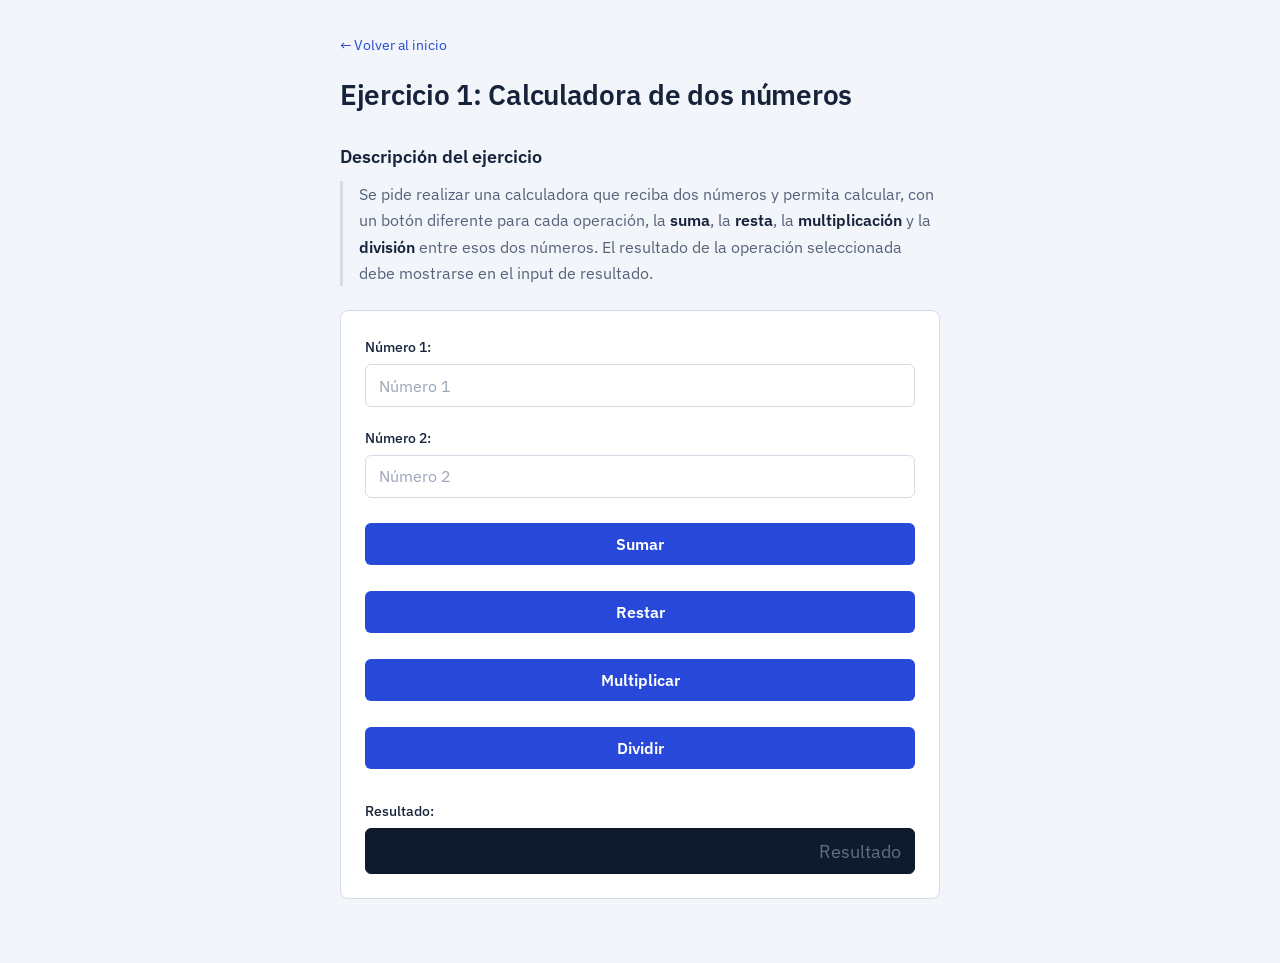
<file: calculadora.html>
<!DOCTYPE html>
<html lang="es">
<head>
  <meta charset="UTF-8">
  <meta name="viewport" content="width=device-width, initial-scale=1.0">
  <title>Ejercicio 1: Calculadora</title>

<link rel="stylesheet" href="css/style.css">
</head>
<body>

  <a href="index.html">&larr; Volver al inicio</a>

  <h1>Ejercicio 1: Calculadora de dos números</h1>

  <h2>Descripción del ejercicio</h2>
  <p>
    Se pide realizar una calculadora que reciba dos números y permita calcular,
    con un botón diferente para cada operación, la <strong>suma</strong>, la
    <strong>resta</strong>, la <strong>multiplicación</strong> y la
    <strong>división</strong> entre esos dos números. El resultado de la
    operación seleccionada debe mostrarse en el input de resultado.
  </p>

  <!--
    Instrucciones:
    1. Los inputs de este formulario no tienen id ni name: debes acceder a ellos
       desde tu JS usando el DOM (por ejemplo querySelectorAll('input') y la
       posición de cada campo, o recorriendo el formulario).
    2. Agrega el atributo onclick a cada botón, apuntando a una función distinta
       de tu JS (sumar, restar, multiplicar, dividir).
    3. Valida en tu JS qué pasa si se intenta dividir por cero.
    4. Crea y vincula tu propio CSS y tu propio JS.
  -->

  <form>
    <label for="num1">Número 1:</label>
    <input type="number" id="num1" placeholder="Número 1">

    <label for="num2">Número 2:</label>
    <input type="number" id="num2" placeholder="Número 2">

    <button type="button" onclick="sumar()">Sumar</button>
    <button type="button" onclick="restar()">Restar</button>
    <button type="button" onclick="multi()">Multiplicar</button>
    <button type="button" onclick="divi()">Dividir</button>

    <label for="resultado1">Resultado:</label>
    <input type="text" id="resultado1" placeholder="Resultado" readonly>
  </form>

<script src="js/calculadora.js"></script>
</body>
</html>
</file>
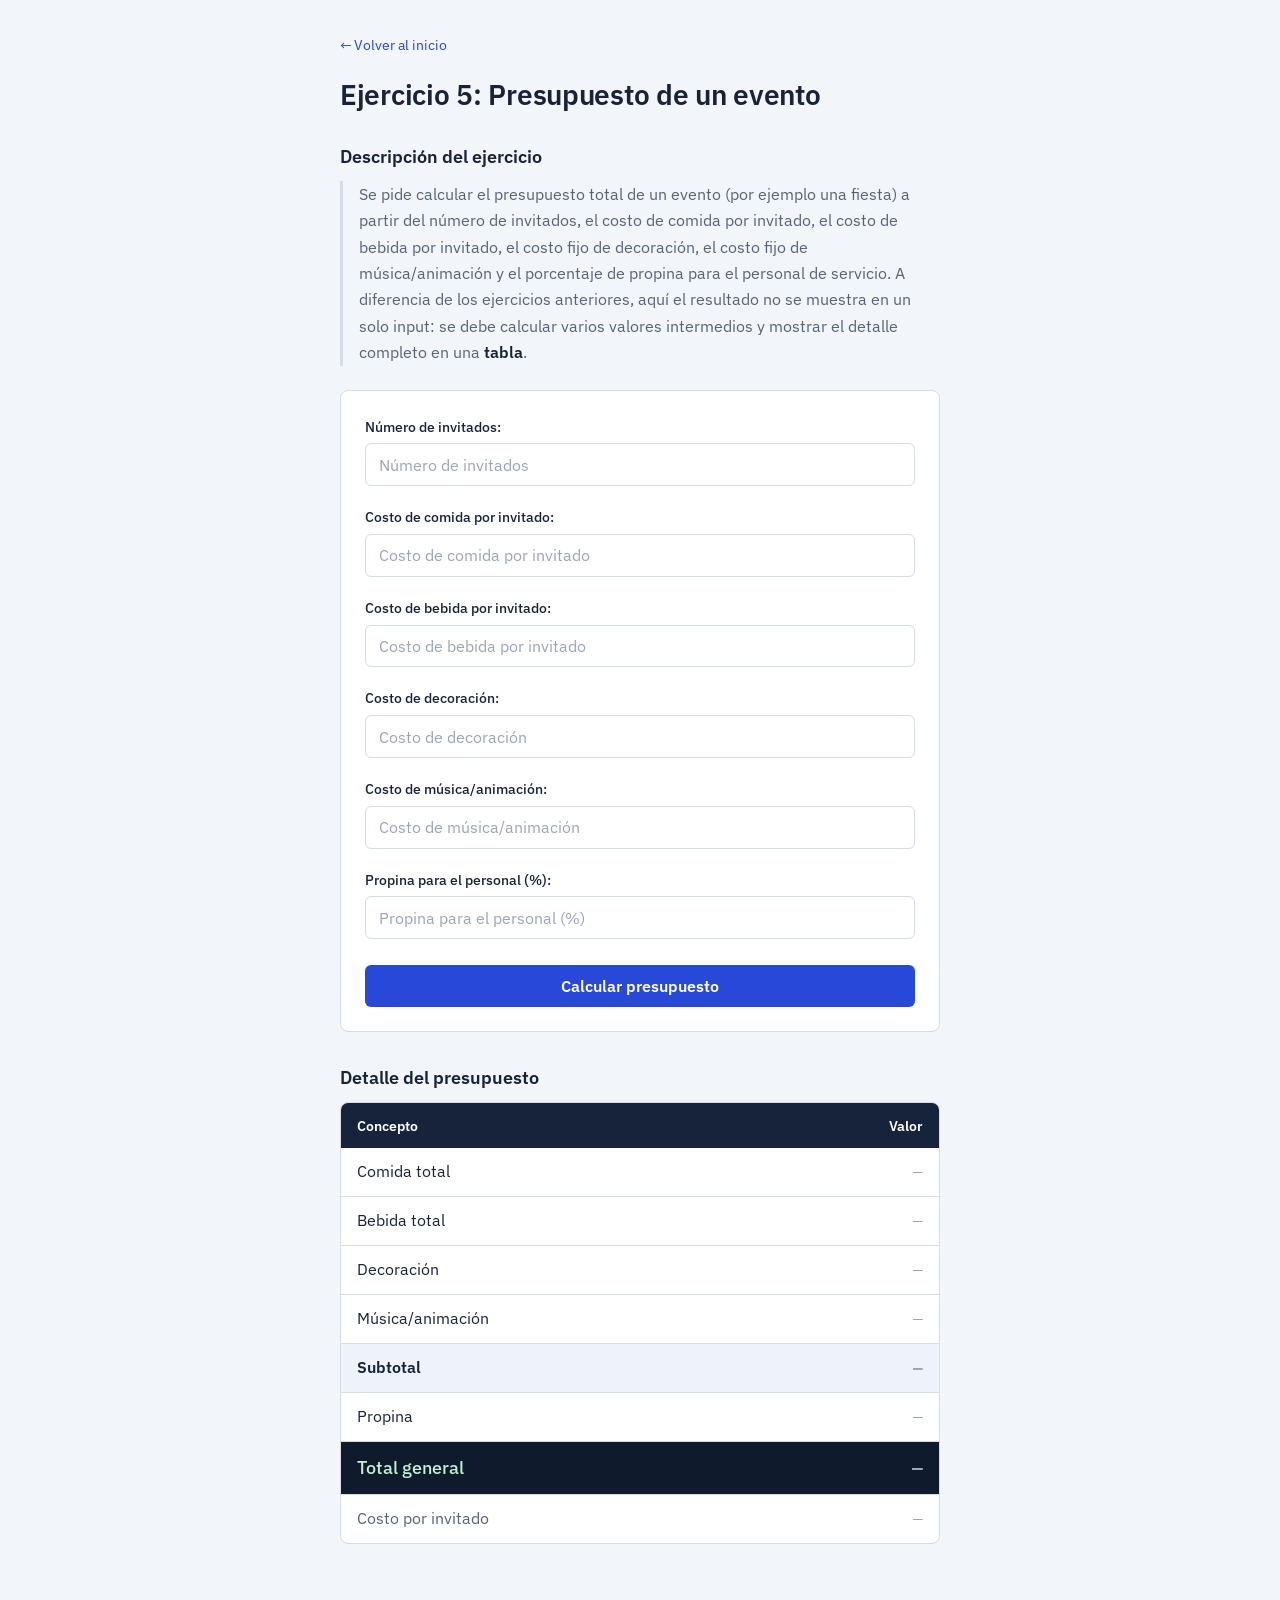
<file: otra.html>
<!DOCTYPE html>
<html lang="es">
<head>
  <meta charset="UTF-8">
  <meta name="viewport" content="width=device-width, initial-scale=1.0">
  <title>Ejercicio 5: Presupuesto de un evento</title>

<link rel="stylesheet" href="css/style.css">

</head>
<body>

  <a href="index.html">&larr; Volver al inicio</a>

  <h1>Ejercicio 5: Presupuesto de un evento</h1>

  <h2>Descripción del ejercicio</h2>
  <p>
    Se pide calcular el presupuesto total de un evento (por ejemplo una
    fiesta) a partir del número de invitados, el costo de comida por
    invitado, el costo de bebida por invitado, el costo fijo de decoración,
    el costo fijo de música/animación y el porcentaje de propina para el
    personal de servicio. A diferencia de los ejercicios anteriores, aquí
    el resultado no se muestra en un solo input: se debe calcular varios
    valores intermedios y mostrar el detalle completo en una
    <strong>tabla</strong>.
  </p>

  <!--
    Instrucciones:
    1. Los inputs no tienen id ni name: accede a ellos desde tu JS
       recorriendo el DOM del formulario.
    2. Agrega el atributo onclick al botón "Calcular presupuesto",
       apuntando a una función de tu JS.
    3. En tu JS debes calcular, usando variables, al menos:
       - comida total = invitados * costo de comida por invitado
       - bebida total = invitados * costo de bebida por invitado
       - subtotal = comida total + bebida total + decoración + música
       - propina = subtotal * (porcentaje de propina / 100)
       - total general = subtotal + propina
       - costo por invitado = total general / invitados
    4. Las celdas de la columna "Valor" de la tabla tampoco tienen id ni
       name: accede a ellas recorriendo las filas de la tabla
       (querySelectorAll('tbody tr'), children, etc.) y escribe ahí cada
       resultado.
    5. Valida qué pasa si el número de invitados es 0 o está vacío.
    6. Todos los valores de la tabla son dinero: antes de escribirlos en la
       celda, fórmatealos con toLocaleString() (por ejemplo:
       totalGeneral.toLocaleString('es-CO')).
    7. Crea y vincula tu propio CSS y tu propio JS.
  -->

  <form>
    <label for="numero-inv">Número de invitados:</label>
    <input type="number" placeholder="Número de invitados" id="numero-inv">

    <label for="cost-comida">Costo de comida por invitado:</label>
    <input type="number" placeholder="Costo de comida por invitado" id="cost-comida">

    <label for="cost-bebida">Costo de bebida por invitado:</label>
    <input type="number" placeholder="Costo de bebida por invitado" id="cost-bebida">

    <label for="cost-decor">Costo de decoración:</label>
    <input type="number" placeholder="Costo de decoración" id="cost-decor">

    <label for="cost-musica">Costo de música/animación:</label>
    <input type="number" placeholder="Costo de música/animación" id="cost-musica">

    <label for="propina-porc">Propina para el personal (%):</label>
    <input type="number" placeholder="Propina para el personal (%)" id="propina-porc">

    <button type="button" onclick="calcularPresupuesto()">Calcular presupuesto</button>
  </form>

  <h2>Detalle del presupuesto</h2>
  <table border="1">
    <thead>
      <tr>
        <th>Concepto</th>
        <th>Valor</th>
      </tr>
    </thead>
    <tbody>
      <tr>
        <td>Comida total</td>
        <td id="comida-total-s"></td>
      </tr>
      <tr>
        <td>Bebida total</td>
        <td id="bebida-total-s"></td>
      </tr>
      <tr>
        <td>Decoración</td>
        <td id="decoracion"></td>
      </tr>
      <tr>
        <td>Música/animación</td>
        <td id="musica"></td>
      </tr>
      <tr>
        <td>Subtotal</td>
        <td id="subtotal"></td>
      </tr>
      <tr>
        <td>Propina</td>
        <td id="propina"></td>
      </tr>
      <tr>
        <td>Total general</td>
        <td id="total-general"></td>
      </tr>
      <tr>
        <td>Costo por invitado</td>
        <td id="costo-inv"></td>
      </tr>
    </tbody>
  </table>

<script src="js/otra.js"></script>

</body>
</html>
</file>
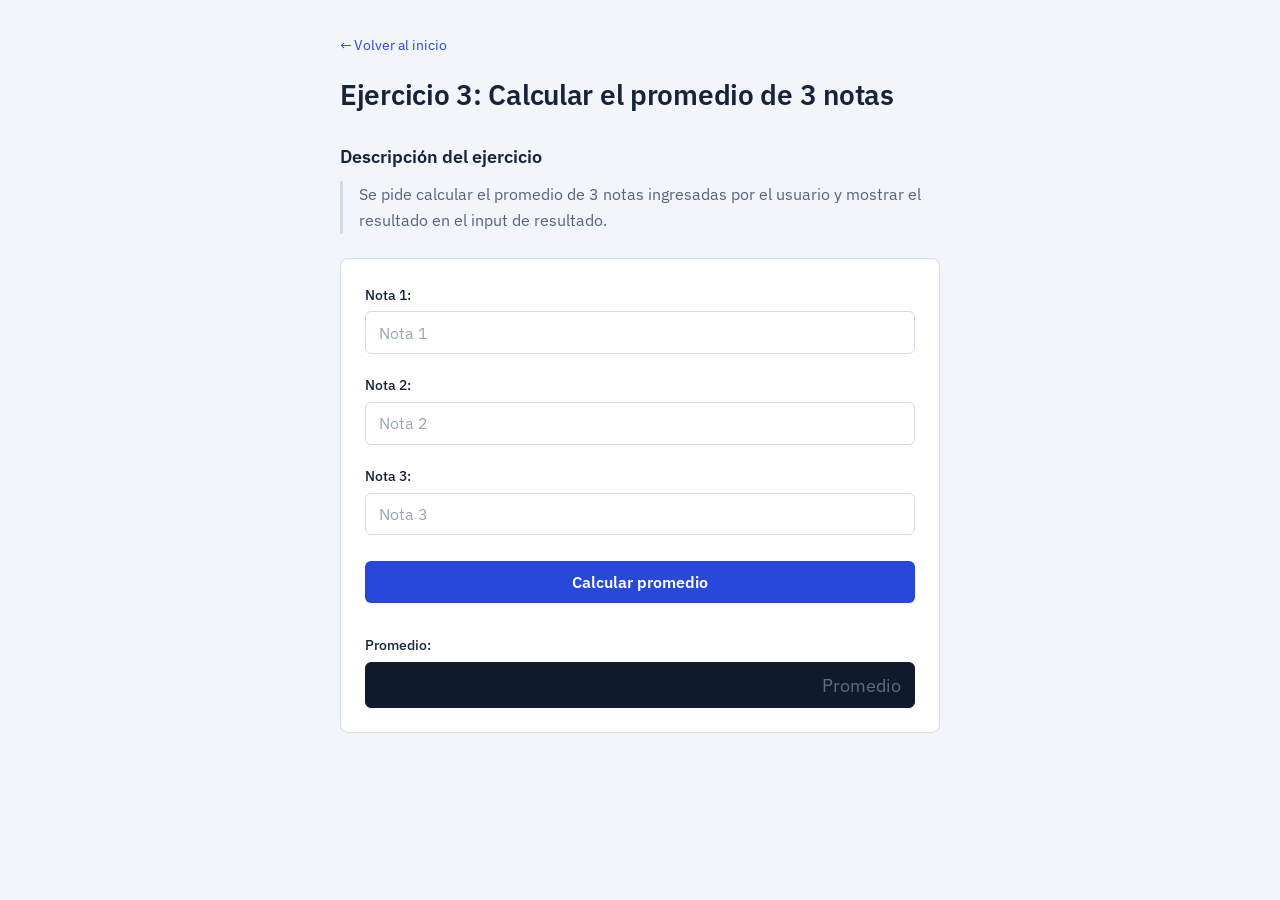
<file: promedio.html>
<!DOCTYPE html>
<html lang="es">
<head>
  <meta charset="UTF-8">
  <meta name="viewport" content="width=device-width, initial-scale=1.0">
  <title>Ejercicio 3: Promedio de notas</title>

<link rel="stylesheet" href="css/style.css">

</head>
<body>

  <a href="index.html">&larr; Volver al inicio</a>

  <h1>Ejercicio 3: Calcular el promedio de 3 notas</h1>

  <h2>Descripción del ejercicio</h2>
  <p>
    Se pide calcular el promedio de 3 notas ingresadas por el usuario y
    mostrar el resultado en el input de resultado.
  </p>

  <!--
    Instrucciones:
    1. Los inputs no tienen id ni name: accede a ellos desde tu JS recorriendo
       el DOM del formulario.
    2. Agrega el atributo onclick al botón "Calcular promedio", apuntando a
       una función de tu JS.
    3. Opcional: valida que las notas estén en un rango válido (por ejemplo
       entre 0 y 5, o entre 0 y 10, según el sistema que uses).
    4. El promedio es un campo de promedio: antes de mostrarlo, fórmatealo
       con toFixed(2) para que quede con dos decimales.
    5. Crea y vincula tu propio CSS y tu propio JS.
  -->

  <form>
    <label for="nota1">Nota 1:</label>
    <input id="nota1" type="number" step="0.1" placeholder="Nota 1">

    <label for="nota2">Nota 2:</label>
    <input id="nota2" type="number" step="0.1" placeholder="Nota 2">

    <label for="nota3">Nota 3:</label>
    <input id="nota3" type="number" step="0.1" placeholder="Nota 3">

    <button onclick="calcular()" type="button">Calcular promedio</button>

    <label for="promedio">Promedio:</label>
    <input id="promedio" type="text" placeholder="Promedio" readonly>
  </form>


<script src="js/promedio.js"></script>


</body>
</html>
</file>
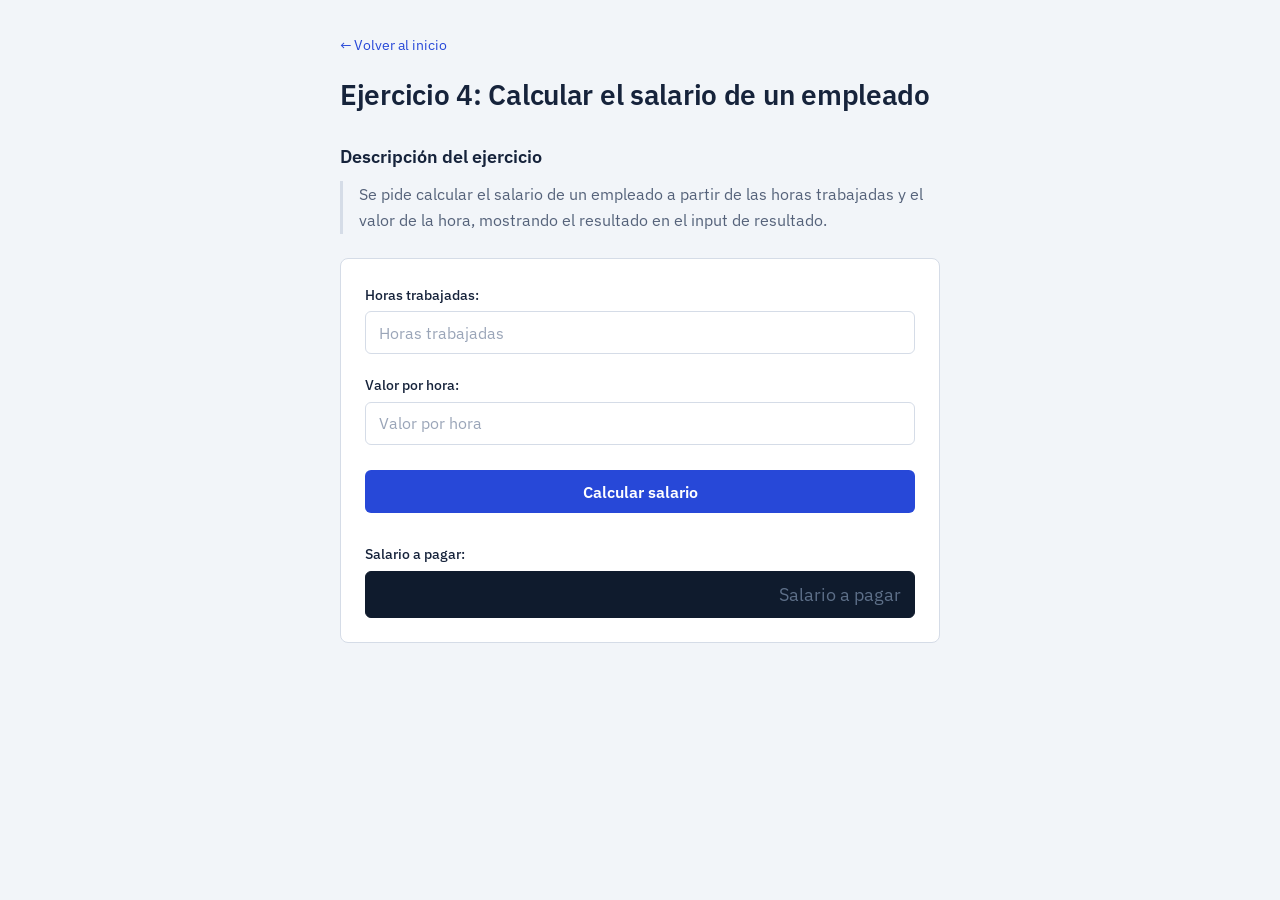
<file: salario.html>
<!DOCTYPE html>
<html lang="es">

<head>
  <meta charset="UTF-8">
  <meta name="viewport" content="width=device-width, initial-scale=1.0">
  <title>Ejercicio 4: Salario de empleado</title>

  <link rel="stylesheet" href="css/style.css">

</head>

<body>

  <a href="index.html">&larr; Volver al inicio</a>

  <h1>Ejercicio 4: Calcular el salario de un empleado</h1>

  <h2>Descripción del ejercicio</h2>
  <p>
    Se pide calcular el salario de un empleado a partir de las horas
    trabajadas y el valor de la hora, mostrando el resultado en el input
    de resultado.
  </p>

  <!--
    Instrucciones:
    1. Los inputs no tienen id ni name: accede a ellos desde tu JS recorriendo
       el DOM del formulario.
    2. Agrega el atributo onclick al botón "Calcular salario", apuntando a
       una función de tu JS.
    3. Opcional: agrega una regla propia, por ejemplo recargo por horas extra
       si se trabajan más de 8 horas al día.
    4. El salario a pagar es un valor en dinero: antes de mostrarlo,
       fórmatealo con toLocaleString() (por ejemplo:
       salario.toLocaleString('es-CO')).
    5. Crea y vincula tu propio CSS y tu propio JS.
  -->

  <form>
    <label for="horas">Horas trabajadas:</label>
    <input type="number" placeholder="Horas trabajadas" id="horas">

    <label for="valor">Valor por hora:</label>
    <input type="number" placeholder="Valor por hora" id="valor">

    <button type="button" onclick="calcular()">Calcular salario</button>

    <label for="resultado">Salario a pagar:</label>
    <input type="text" placeholder="Salario a pagar" readonly id="resultado">
  </form>

  <script src="js/salario.js"></script>

</body>

</html>
</file>
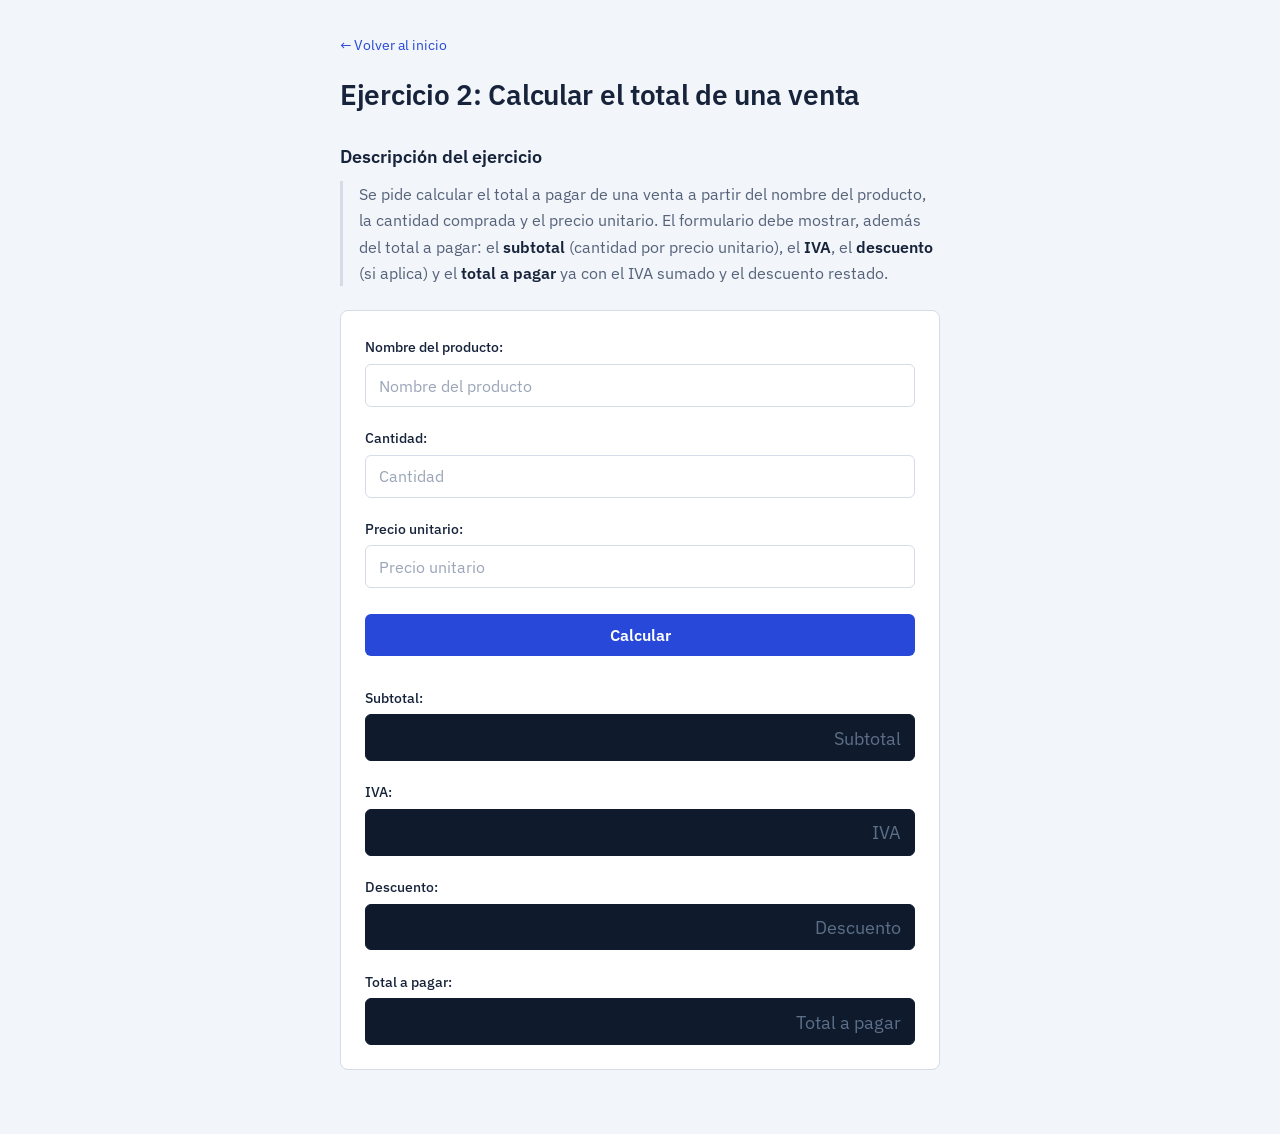
<file: venta.html>
<!DOCTYPE html>
<html lang="es">
<head>
  <meta charset="UTF-8">
  <meta name="viewport" content="width=device-width, initial-scale=1.0">
  <title>Ejercicio 2: Total de venta</title>

<link rel="stylesheet" href="css/style.css">

</head>
<body>

  <a href="index.html">&larr; Volver al inicio</a>

  <h1>Ejercicio 2: Calcular el total de una venta</h1>

  <h2>Descripción del ejercicio</h2>
  <p>
    Se pide calcular el total a pagar de una venta a partir del nombre del
    producto, la cantidad comprada y el precio unitario. El formulario debe
    mostrar, además del total a pagar: el <strong>subtotal</strong> (cantidad
    por precio unitario), el <strong>IVA</strong>, el <strong>descuento</strong>
    (si aplica) y el <strong>total a pagar</strong> ya con el IVA sumado y el
    descuento restado.
  </p>

  <!--
    Instrucciones:
    1. Define tú mismo el porcentaje de IVA a aplicar (por ejemplo 19%).
    2. Define tú mismo una regla de descuento (por ejemplo: si la cantidad es
       mayor a 10 unidades, aplica un 5% de descuento sobre el subtotal).
    3. Los inputs no tienen id ni name: accede a ellos desde tu JS recorriendo
       el DOM del formulario.
    4. Agrega el atributo onclick al botón "Calcular", apuntando a una función
       de tu JS.
    5. El Subtotal, el IVA, el Descuento y el Total a pagar son valores en
       dinero: antes de mostrarlos, fórmatealos con toLocaleString() (por
       ejemplo: subtotal.toLocaleString('es-CO')).
    6. Crea y vincula tu propio CSS y tu propio JS.
  -->

  <form>
    <label for="producto">Nombre del producto:</label>
    <input type="text" id="producto" placeholder="Nombre del producto">

    <label for="cantidad">Cantidad:</label>
    <input type="number" id="cantidad" placeholder="Cantidad">

    <label for="precio">Precio unitario:</label>
    <input type="number" id="precio" placeholder="Precio unitario">

    <button type="button" onclick="calcular()">Calcular</button>

    <label for="subtotal">Subtotal:</label>
    <input type="text" id="subtotal" placeholder="Subtotal" readonly>

    <label for="iva">IVA:</label>
    <input type="text" id="iva" placeholder="IVA" readonly>

    <label for="descuento">Descuento:</label>
    <input type="text" id="descuento" placeholder="Descuento" readonly>

    <label for="total">Total a pagar:</label>
    <input type="text" id="total" placeholder="Total a pagar" readonly>
  </form>

<script src="js/venta.js"></script>

</body>
</html>
</file>
<file: css/style.css>
@import url('https://fonts.googleapis.com/css2?family=IBM+Plex+Mono:wght@400;500&family=IBM+Plex+Sans:wght@400;500;600&display=swap');

/* ============ Variables ============ */
:root {
  --papel: #f2f5f9;
  --panel: #ffffff;
  --tinta: #16233b;
  --tinta-suave: #55627a;
  --linea: #d5dce7;
  --cobalto: #2748d8;
  --cobalto-oscuro: #1b35a8;
  --pantalla: #0f1b2d;
  --pantalla-texto: #c4f1d0;
  --fuente: 'IBM Plex Sans', system-ui, -apple-system, 'Segoe UI', sans-serif;
  --mono: 'IBM Plex Mono', ui-monospace, Consolas, monospace;
  --radio: 8px;
}

/* ============ Base ============ */
*,
*::before,
*::after {
  box-sizing: border-box;
}

body {
  max-width: 40rem;
  margin: 0 auto;
  padding: 2rem 1.25rem 4rem;
  background: var(--papel);
  color: var(--tinta);
  font-family: var(--fuente);
  line-height: 1.6;
}

h1 {
  margin: 1.25rem 0 1.5rem;
  font-size: 1.75rem;
  font-weight: 600;
  line-height: 1.2;
  letter-spacing: -0.01em;
}

h2 {
  margin: 2rem 0 0.6rem;
  font-size: 1.1rem;
  font-weight: 600;
}

/* Enunciado del ejercicio */
body > p {
  margin: 0 0 1.5rem;
  padding-left: 1rem;
  border-left: 3px solid var(--linea);
  color: var(--tinta-suave);
  line-height: 1.65;
}

body > p strong {
  color: var(--tinta);
  font-weight: 600;
}

code {
  padding: 0.1em 0.35em;
  border-radius: 4px;
  background: #e4e9f2;
  font-family: var(--mono);
  font-size: 0.9em;
}

/* ============ Enlaces ============ */
a {
  color: var(--cobalto);
}

a:hover {
  color: var(--cobalto-oscuro);
}

body > a[href="index.html"] {
  display: inline-block;
  font-size: 0.9rem;
  text-decoration: none;
}

body > a[href="index.html"]:hover {
  text-decoration: underline;
}

/* ============ Formulario ============ */
form {
  display: grid;
  gap: 0.35rem 0;
  padding: 1.5rem;
  background: var(--panel);
  border: 1px solid var(--linea);
  border-radius: var(--radio);
}

label {
  margin-top: 0.85rem;
  font-size: 0.9rem;
  font-weight: 500;
}

label:first-child {
  margin-top: 0;
}

input {
  width: 100%;
  padding: 0.65rem 0.8rem;
  border: 1px solid var(--linea);
  border-radius: 6px;
  background: var(--panel);
  color: var(--tinta);
  font-family: var(--mono);
  font-size: 1rem;
}

input::placeholder {
  color: #9aa5b8;
  font-family: var(--fuente);
}

input:focus {
  border-color: var(--cobalto);
}

/* Campos de resultado: estilo "pantalla de calculadora" */
input[readonly] {
  border-color: var(--pantalla);
  background: var(--pantalla);
  color: var(--pantalla-texto);
  font-size: 1.15rem;
  text-align: right;
  cursor: default;
}

input[readonly]::placeholder {
  color: #5d6f88;
}

/* ============ Botones ============ */
button {
  margin-top: 1.25rem;
  padding: 0.7rem 1rem;
  border: 0;
  border-radius: 6px;
  background: var(--cobalto);
  color: #fff;
  font-family: var(--fuente);
  font-size: 1rem;
  font-weight: 600;
  cursor: pointer;
  transition: background 0.15s ease;
}

button:hover {
  background: var(--cobalto-oscuro);
}

button:active {
  transform: translateY(1px);
}

button + label {
  margin-top: 1.5rem;
}

/* ============ Accesibilidad ============ */
a:focus-visible,
button:focus-visible,
input:focus-visible {
  outline: 3px solid #8ea2f5;
  outline-offset: 2px;
}

@media (prefers-reduced-motion: reduce) {
  button {
    transition: none;
  }
}

/* ============ Específico de esta página ============ */

table {
  width: 100%;
  border: 1px solid var(--linea);
  border-radius: var(--radio);
  border-collapse: separate;
  border-spacing: 0;
  background: var(--panel);
  overflow: hidden;
}

th,
td {
  padding: 0.7rem 1rem;
  border: 0;
  border-bottom: 1px solid var(--linea);
  text-align: left;
}

thead th {
  border-bottom: 0;
  background: var(--tinta);
  color: #fff;
  font-size: 0.9rem;
  font-weight: 600;
}

tbody tr:last-child td {
  border-bottom: 0;
}

/* Columna de valores: números alineados a la derecha */
th:last-child,
td:last-child {
  text-align: right;
}

td:last-child {
  font-family: var(--mono);
  font-variant-numeric: tabular-nums;
}

/* Celdas vacías antes de calcular */
td:last-child:empty::before {
  content: "—";
  color: #9aa5b8;
}

/* Subtotal */
tbody tr:nth-child(5) td {
  background: #eef2fa;
  font-weight: 600;
}

/* Total general: estilo "pantalla" */
tbody tr:nth-child(7) td {
  background: var(--pantalla);
  color: var(--pantalla-texto);
  font-size: 1.15rem;
  font-weight: 500;
}

/* Costo por invitado */
tbody tr:nth-child(8) td {
  color: var(--tinta-suave);
}

tbody tr:nth-child(8) td:last-child:empty::before {
  color: #9aa5b8;
}
</file>
